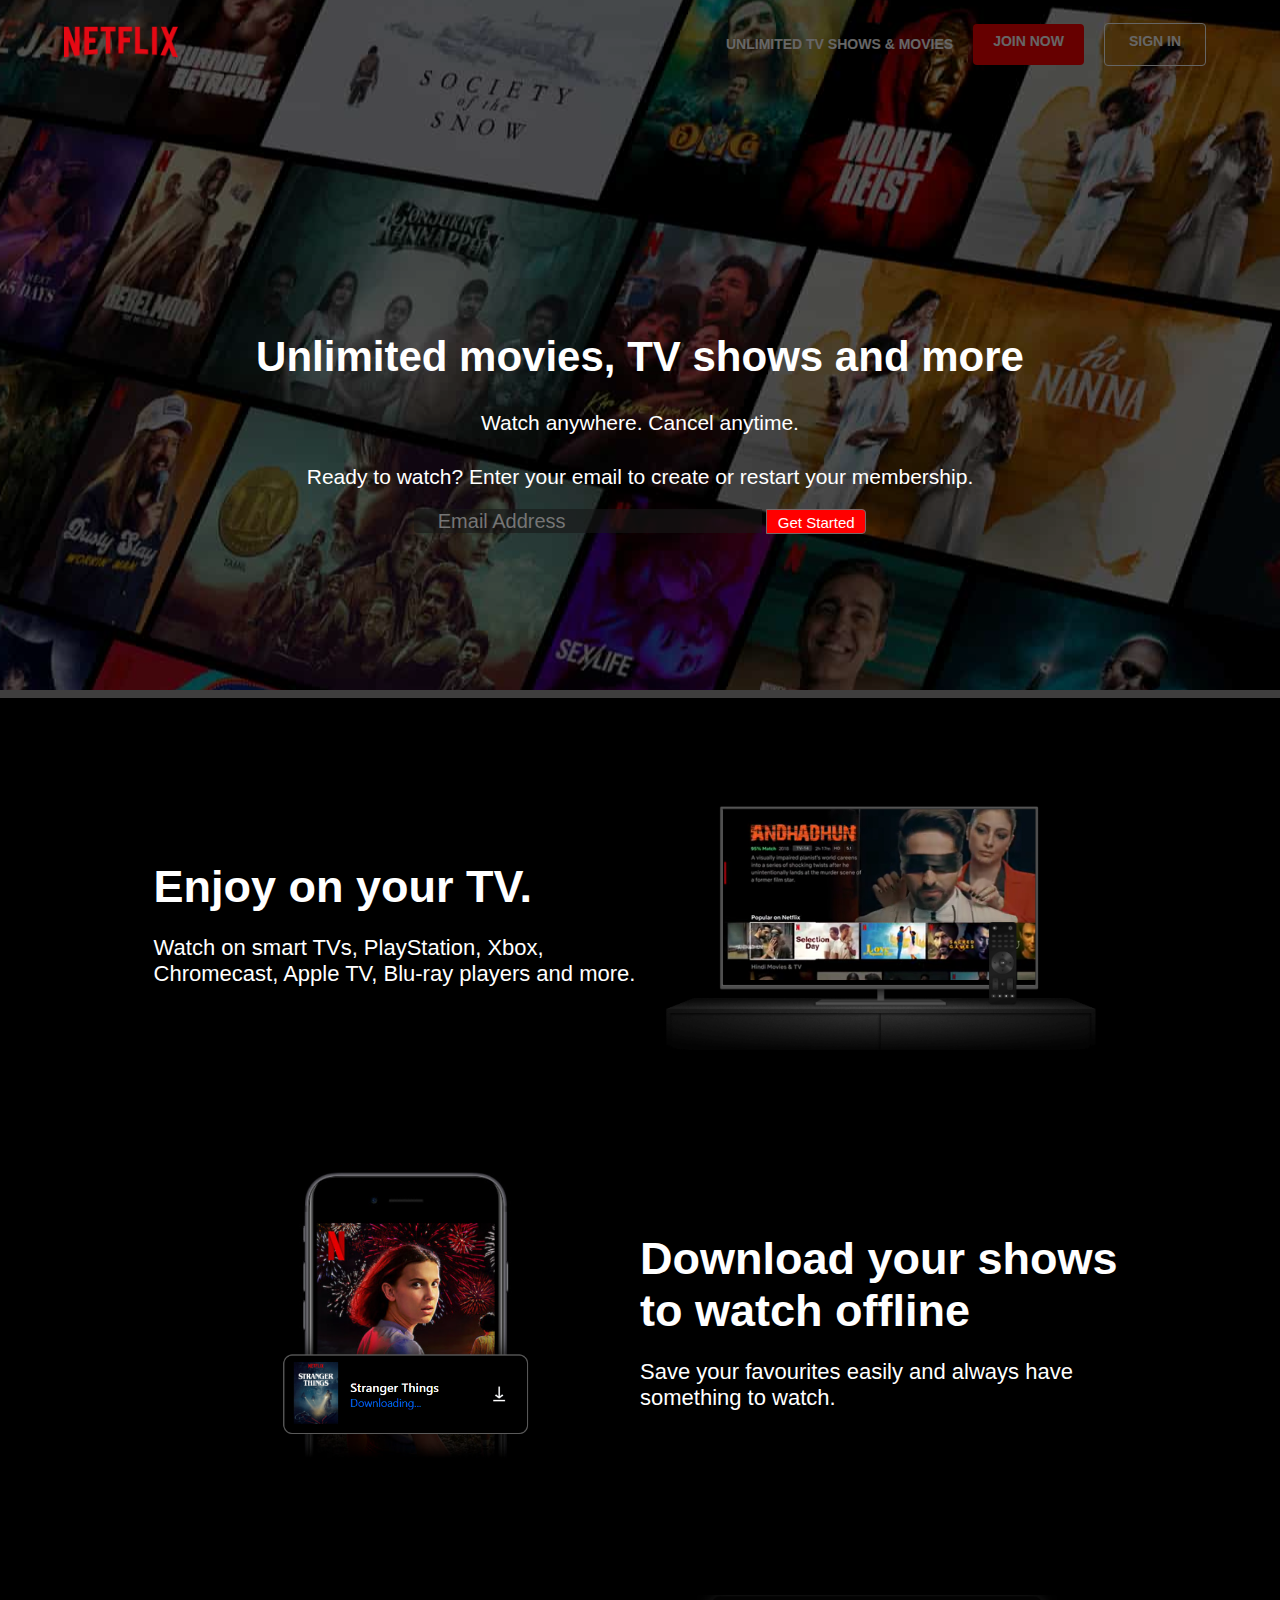
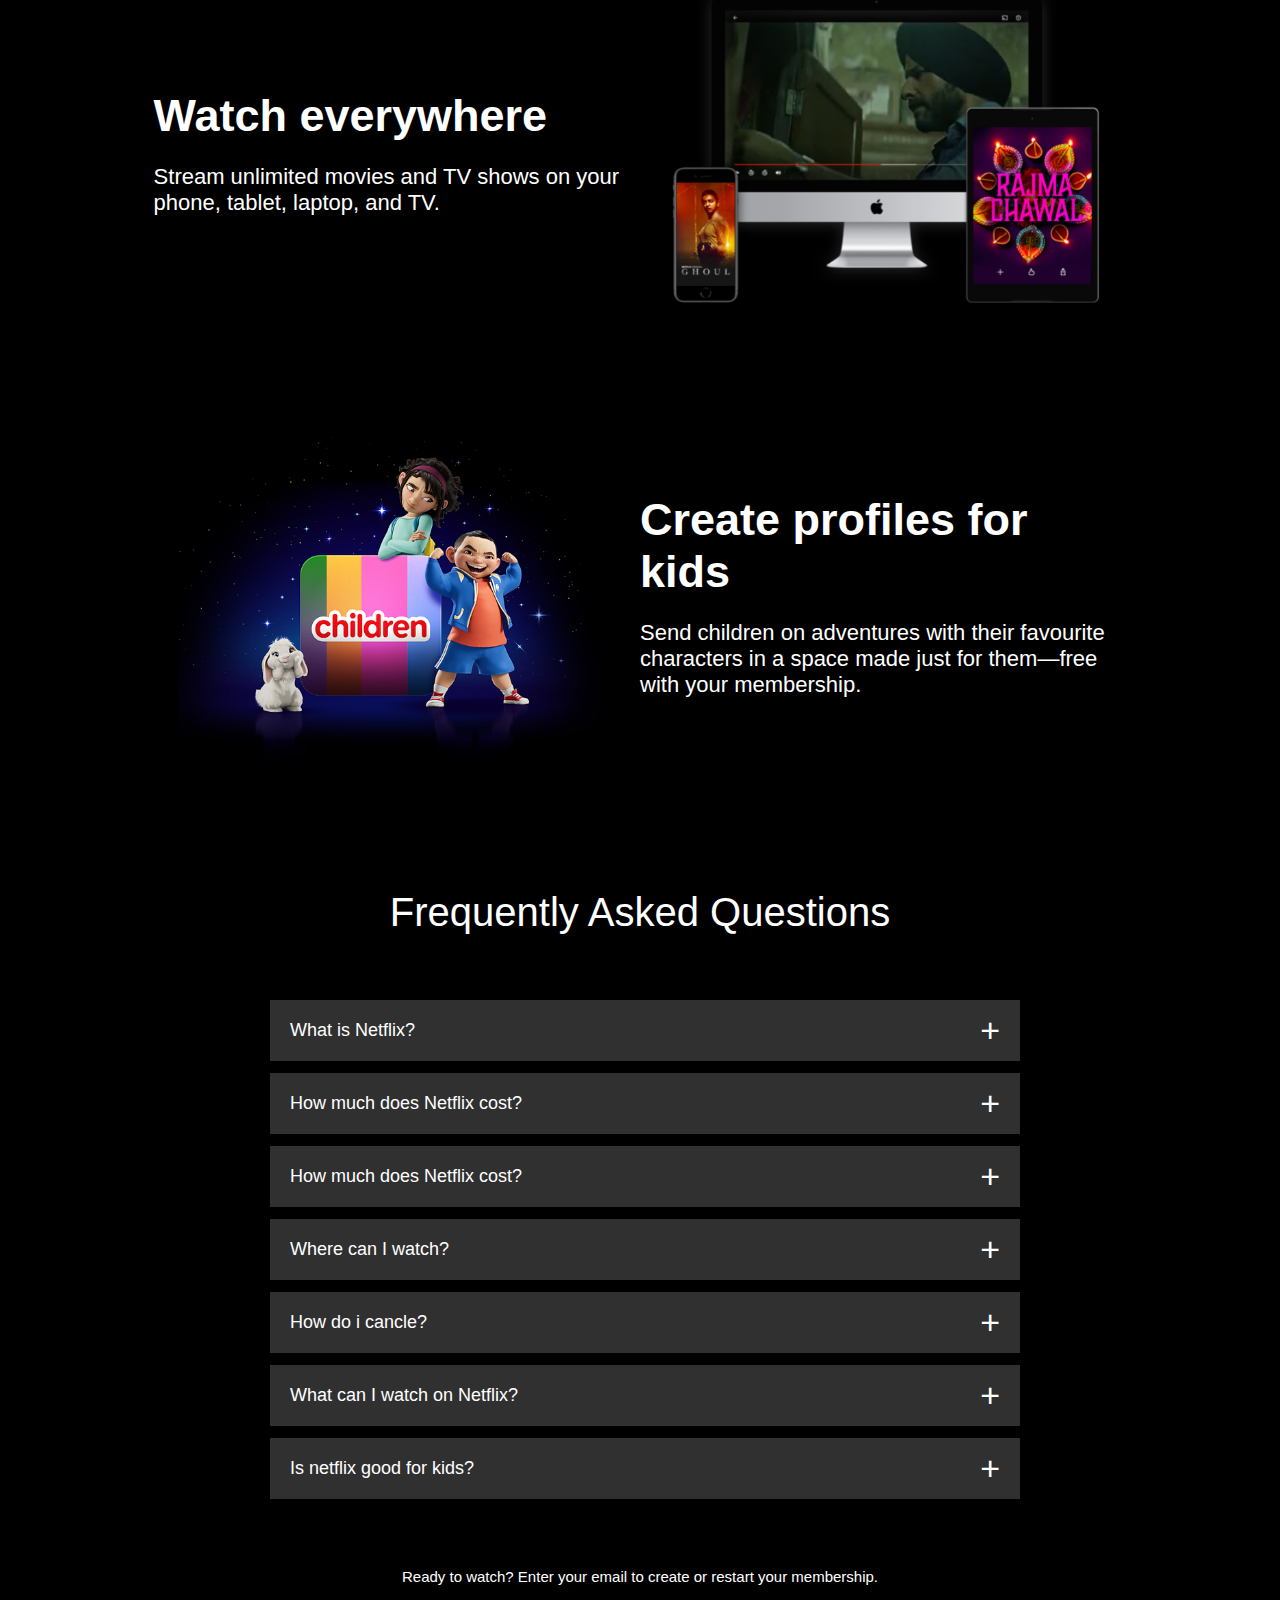
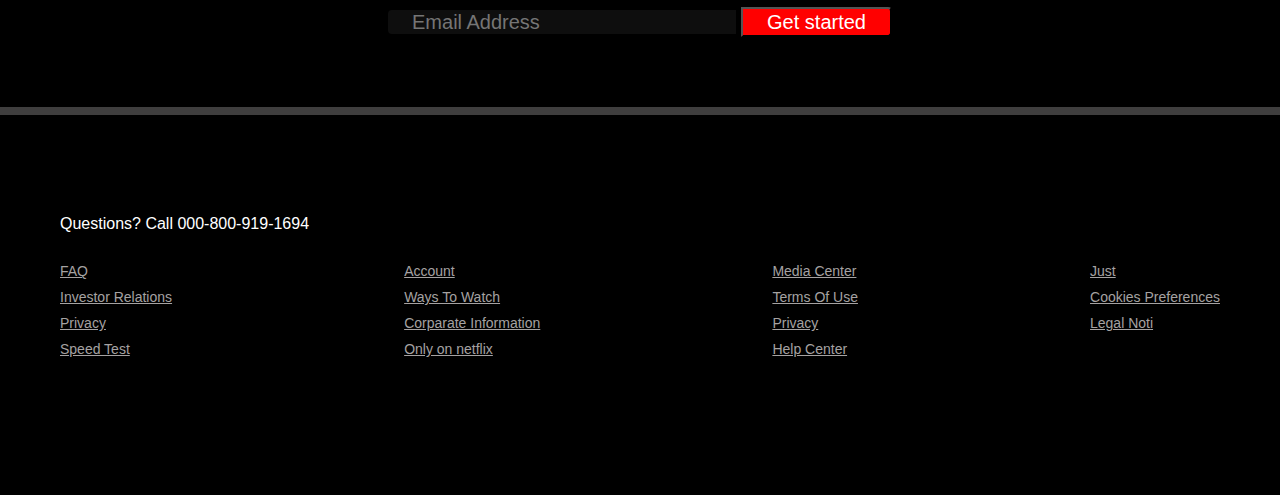
<file: index.html>
<!DOCTYPE html>
<html lang="en">
<head>
    <meta charset="UTF-8">
    <meta name="viewport" content="width=device-width, initial-scale=1.0">
    <title>Netflix clone</title>
    <link rel="stylesheet" href="https://cdnjs.cloudflare.com/ajax/libs/font-awesome/6.5.1/css/all.min.css" integrity="sha512-DTOQO9RWCH3ppGqcWaEA1BIZOC6xxalwEsw9c2QQeAIftl+Vegovlnee1c9QX4TctnWMn13TZye+giMm8e2LwA==" crossorigin="anonymous" referrerpolicy="no-referrer" />
    <link rel="stylesheet" href="Netflix1.css">
</head>
<body>
     <header> 
    
 
    <div class="main">
        <nav>
            <span><b><img width="88" src="new logo 2.png" alt=""></b></span>
            <div class="nav-pag">
                <p>UNLIMITED TV SHOWS & MOVIES</p>
                <div class="prim-button">JOIN NOW</div>
                <div class="secn-button">SIGN IN</div>
            </div>
            
        </nav>
        <div class="box"></div>
         <div class="hero">
            <span class="bold-letter">Unlimited movies, TV shows and more</span>
            <span class="letter">Watch anywhere. Cancel anytime.</span>
            <span class="letter">Ready to watch? Enter your email to create or restart your membership.</span>
            <div>
                <input type="text" placeholder="Email Address">
                <button class="btn btn-red">Get Started</button>
            </div>
        </div>
        <div class="separation"></div>
    </div>
     </header> 
     <div class="features">
        <div class="row" >            <!-- box1 -->
            <div class="text-color">
               <h2>Enjoy on your TV.</h2> 
               <p>Watch on smart TVs, PlayStation, Xbox, Chromecast, Apple TV, Blu-ray players and more.</p>
            </div>
            <div class="img-col">
                <img src="Screenshot 2024-01-25 195808.png" alt="">
                <!-- <img src="Screenshot 2024-01-25 195836.png" alt=""> -->
            </div> 
       </div>

        <div class="row">             <!-- ---------------box2-------------- -->
            <div class="img-col">
                <img src="boxpppppppprrrrr.png" alt="">
                
            </div>
            <div class="text-color">
               <h2>Download your shows to watch offline</h2> 
               <p>Save your favourites easily and always have something to watch.</p>
            </div>
            
        </div>

        <div class="row">                  <!--------------------- box3--------------------- -->
            <div class="text-color">
               <h2>Watch everywhere</h2> 
               <p>Stream unlimited movies and TV shows on your phone, tablet, laptop, and TV.</p>
            </div>
            <div class="img-col">
                <img src="box3333333pppaaaa.png" alt="">
                
            </div>
        </div>

        <div class="row">              <!-- -------------------------box4 --------------------------->
            <div class="img-col">
                <img src="boxlast.png" alt="">
               
            </div>
            <div class="text-color">
               <h2>Create profiles for kids</h2> 
               <p>Send children on adventures with their favourite characters in a space made just for them—free with your membership.</p>
            </div>
        </div>
     </div>

     <!----------------------------------- End features -------------------------------------- -->
    <main>
     <div class="faq">
        <h2>Frequently Asked Questions</h2>
        <ul class="accordion">
            <li>
                <input type="radio" name="accordion" id="first">
                <label for="first">What is Netflix?</label>
                <div class="content"> <p>Netflix is a streaming service that offers a wide variety of award-winning TV shows, movies, anime, documentaries and more -on thousands of internet-connected devices.

                    You can watch as much as you want, whenever you want, without a single ad -all for one low monthly price. There's always something new to discover, and new TV shows and movies are added every week!</p></div>
            </li>
            <!--------------------------------first--------------------------------------->

            <li>
                <input type="radio" name="accordion" id="second">
                <label for="second">How much does Netflix cost?</label>
                <div class="content"> <p>Watch Netflix on your smartphone, tablet, Smart TV, laptop, or streaming device, all for one fixed monthly fee. Plans range from ₹149 to ₹649 a month. No extra costs, no contracts.</p></div>
            </li>

            <!-----------------------second-------------------------------->

            <li>
                <input type="radio" name="accordion" id="third">
                <label for="third">How much does Netflix cost?</label>
                <div class="content"> <p>Watch Netflix on your smartphone, tablet, Smart TV, laptop, or streaming device, all for one fixed monthly fee. Plans range from ₹149 to ₹649 a month. No extra costs, no contracts.</p></div>
            </li>

            <!--------------------- third---------------------------------- -->

            <li>
                <input type="radio" name="accordion" id="fourth">
                <label for="fourth">Where can I watch?</label>
                <div class="content"> <p>Watch anywhere, anytime. Sign in with your Netflix account to watch instantly on the web at netflix.com from your personal computer or on any internet-connected device that offers the Netflix app, including smart TVs, smartphones, tablets, streaming media players and game consoles.

                    You can also download your favourite shows with the iOS, Android, or Windows 10 app. Use downloads to watch while you're on the go and without an internet connection. Take Netflix with you anywhere.</p></div>
            </li>
            <!--------------------------------fourth----------------------------- -->

            <li>
                <input type="radio" name="accordion" id="fifth">
                <label for="fifth">How do i cancle?</label>
                <div class="content"> <p>Netflix is flexible. There are no annoying contracts and no commitments. You can easily cancel your account online in two clicks. There are no cancellation fees -start or stop your account anytime.</p></div>
            </li>

            <!---------------------------------- fifth-------------------------------- -->

            <li>
                <input type="radio" name="accordion" id="sixth">
                <label for="sixth">What can I watch on Netflix?</label>
                <div class="content"> <p>Netflix has an extensive library of feature films, documentaries, TV shows, anime, award-winning Netflix originals, and more. Watch as much as you want, anytime you want.

                </p></div>
            </li>

            <!------------------------------------sixth------------------------------ -->

            <li>
                <input type="radio" name="accordion" id="seven">
                <label for="seven">Is netflix good for kids?</label>
                <div class="content"> <p>The Netflix Kids experience is included in your membership to give parents control while kids enjoy family-friendly TV shows and films in their own space.

                    Kids profiles come with PIN-protected parental controls that let you restrict the maturity rating of content kids can watch and block specific titles you don't want kids to see.
                    </p></div>
            </li>

        </ul>
        <small>
            Ready to watch? Enter your email to create or restart your membership.
        </small>
        <form class="email-signup">
            <input type="email" placeholder="Email Address"required>
            <button type="submit">Get started</button>
        </form>
    </div>
    <div class="border-last"></div>
</main>
<div class="footer">
    <p>Questions? Call 000-800-919-1694</p>
    <div class="row1">
        <div class="col">
            <a href="#">FAQ</a>
            <a href="#">Investor Relations</a>
            <a href="#">Privacy</a>
            <a href="#">Speed Test</a>
        </div>
        <!--  -->
        <div class="col">
            <a href="#">Account</a>
            <a href="#">Ways To Watch</a>
            <a href="#">Corparate Information</a>
            <a href="#">Only on netflix</a>
        </div>
        <!--  -->
        <div class="col">
            <a href="#">Media Center</a>
            <a href="#">Terms Of Use</a>
            <a href="#">Privacy</a>
            <a href="#">Help Center</a>
        </div>
        <!--  -->
        <div class="col">
            <a href="#">Just</a>
            <a href="#">Cookies Preferences</a>
            <a href="#">Legal Noti</a>
        </div>
    </div>
</div>
</body>
</html>
</file>
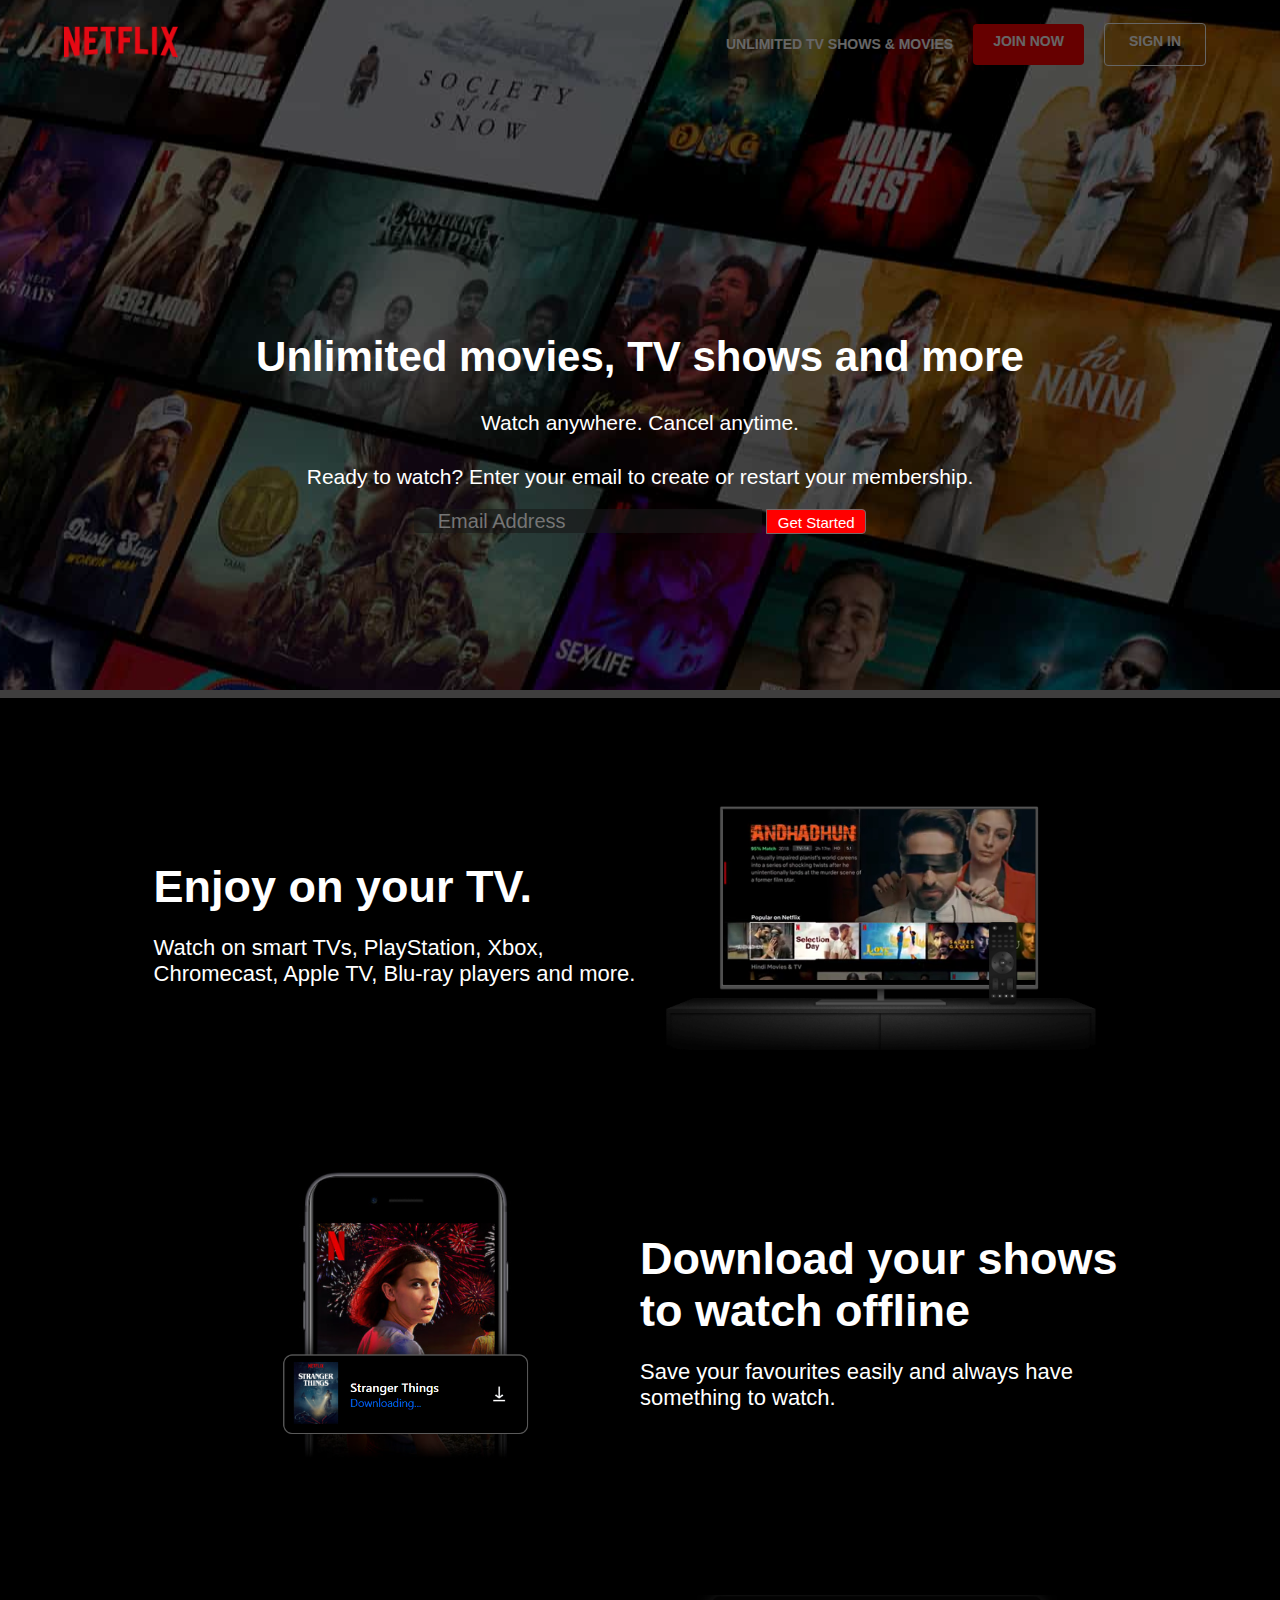
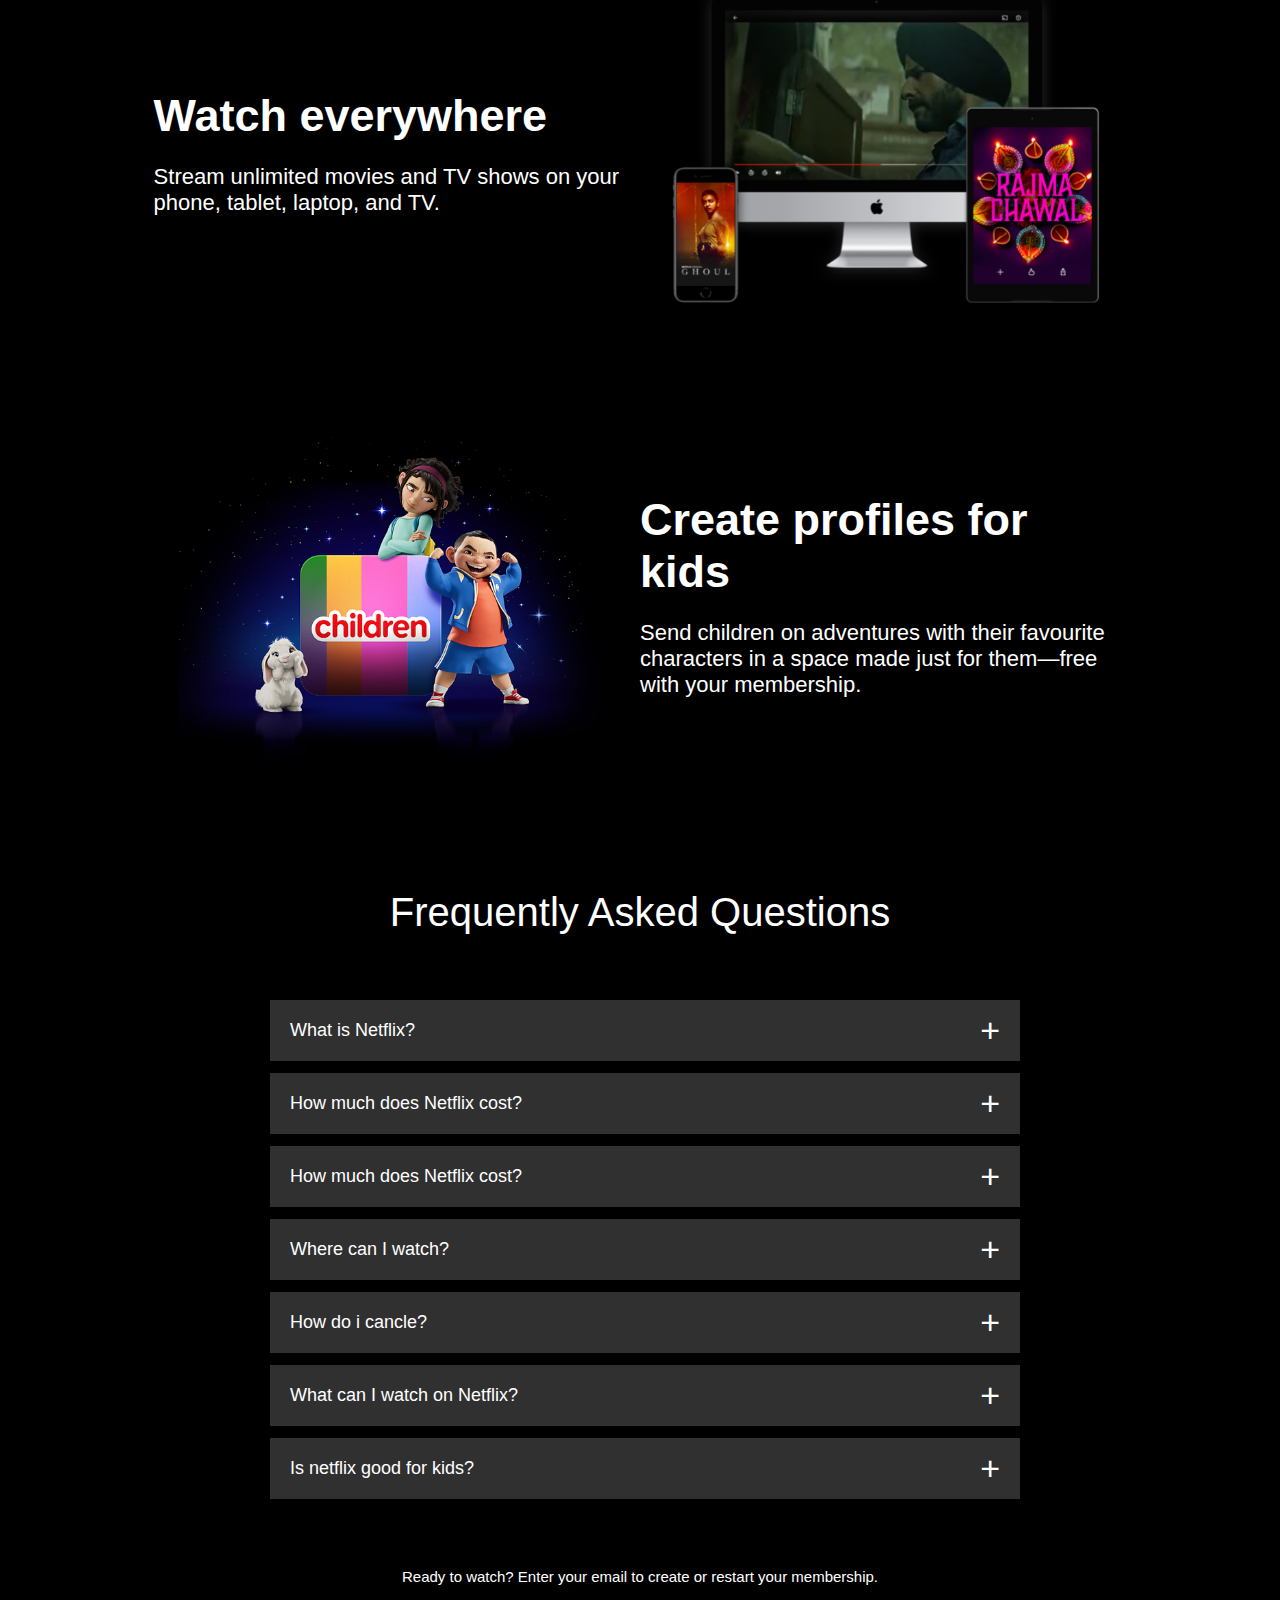
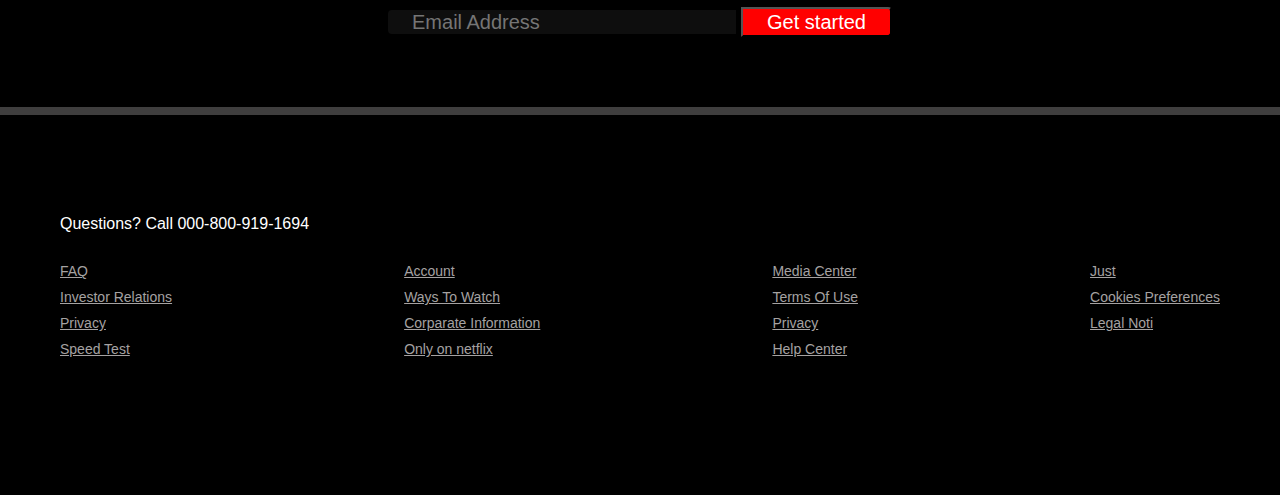
<file: Netflix.html>
<!DOCTYPE html>
<html lang="en">
<head>
    <meta charset="UTF-8">
    <meta name="viewport" content="width=device-width, initial-scale=1.0">
    <title>Netflix clone</title>
    <link rel="stylesheet" href="https://cdnjs.cloudflare.com/ajax/libs/font-awesome/6.5.1/css/all.min.css" integrity="sha512-DTOQO9RWCH3ppGqcWaEA1BIZOC6xxalwEsw9c2QQeAIftl+Vegovlnee1c9QX4TctnWMn13TZye+giMm8e2LwA==" crossorigin="anonymous" referrerpolicy="no-referrer" />
    <link rel="stylesheet" href="Netflix1.css">
</head>
<body>
     <header> 
    
 
    <div class="main">
        <nav>
            <span><b><img width="88" src="new logo 2.png" alt=""></b></span>
            <div class="nav-pag">
                <p>UNLIMITED TV SHOWS & MOVIES</p>
                <div class="prim-button">JOIN NOW</div>
                <div class="secn-button">SIGN IN</div>
            </div>
            
        </nav>
        <div class="box"></div>
         <div class="hero">
            <span class="bold-letter">Unlimited movies, TV shows and more</span>
            <span class="letter">Watch anywhere. Cancel anytime.</span>
            <span class="letter">Ready to watch? Enter your email to create or restart your membership.</span>
            <div>
                <input type="text" placeholder="Email Address">
                <button class="btn btn-red">Get Started</button>
            </div>
        </div>
        <div class="separation"></div>
    </div>
     </header> 
     <div class="features">
        <div class="row" >            <!-- box1 -->
            <div class="text-color">
               <h2>Enjoy on your TV.</h2> 
               <p>Watch on smart TVs, PlayStation, Xbox, Chromecast, Apple TV, Blu-ray players and more.</p>
            </div>
            <div class="img-col">
                <img src="Screenshot 2024-01-25 195808.png" alt="">
                <!-- <img src="Screenshot 2024-01-25 195836.png" alt=""> -->
            </div> 
       </div>

        <div class="row">             <!-- ---------------box2-------------- -->
            <div class="img-col">
                <img src="boxpppppppprrrrr.png" alt="">
                
            </div>
            <div class="text-color">
               <h2>Download your shows to watch offline</h2> 
               <p>Save your favourites easily and always have something to watch.</p>
            </div>
            
        </div>

        <div class="row">                  <!--------------------- box3--------------------- -->
            <div class="text-color">
               <h2>Watch everywhere</h2> 
               <p>Stream unlimited movies and TV shows on your phone, tablet, laptop, and TV.</p>
            </div>
            <div class="img-col">
                <img src="box3333333pppaaaa.png" alt="">
                
            </div>
        </div>

        <div class="row">              <!-- -------------------------box4 --------------------------->
            <div class="img-col">
                <img src="boxlast.png" alt="">
               
            </div>
            <div class="text-color">
               <h2>Create profiles for kids</h2> 
               <p>Send children on adventures with their favourite characters in a space made just for them—free with your membership.</p>
            </div>
        </div>
     </div>

     <!----------------------------------- End features -------------------------------------- -->
    <main>
     <div class="faq">
        <h2>Frequently Asked Questions</h2>
        <ul class="accordion">
            <li>
                <input type="radio" name="accordion" id="first">
                <label for="first">What is Netflix?</label>
                <div class="content"> <p>Netflix is a streaming service that offers a wide variety of award-winning TV shows, movies, anime, documentaries and more -on thousands of internet-connected devices.

                    You can watch as much as you want, whenever you want, without a single ad -all for one low monthly price. There's always something new to discover, and new TV shows and movies are added every week!</p></div>
            </li>
            <!--------------------------------first--------------------------------------->

            <li>
                <input type="radio" name="accordion" id="second">
                <label for="second">How much does Netflix cost?</label>
                <div class="content"> <p>Watch Netflix on your smartphone, tablet, Smart TV, laptop, or streaming device, all for one fixed monthly fee. Plans range from ₹149 to ₹649 a month. No extra costs, no contracts.</p></div>
            </li>

            <!-----------------------second-------------------------------->

            <li>
                <input type="radio" name="accordion" id="third">
                <label for="third">How much does Netflix cost?</label>
                <div class="content"> <p>Watch Netflix on your smartphone, tablet, Smart TV, laptop, or streaming device, all for one fixed monthly fee. Plans range from ₹149 to ₹649 a month. No extra costs, no contracts.</p></div>
            </li>

            <!--------------------- third---------------------------------- -->

            <li>
                <input type="radio" name="accordion" id="fourth">
                <label for="fourth">Where can I watch?</label>
                <div class="content"> <p>Watch anywhere, anytime. Sign in with your Netflix account to watch instantly on the web at netflix.com from your personal computer or on any internet-connected device that offers the Netflix app, including smart TVs, smartphones, tablets, streaming media players and game consoles.

                    You can also download your favourite shows with the iOS, Android, or Windows 10 app. Use downloads to watch while you're on the go and without an internet connection. Take Netflix with you anywhere.</p></div>
            </li>
            <!--------------------------------fourth----------------------------- -->

            <li>
                <input type="radio" name="accordion" id="fifth">
                <label for="fifth">How do i cancle?</label>
                <div class="content"> <p>Netflix is flexible. There are no annoying contracts and no commitments. You can easily cancel your account online in two clicks. There are no cancellation fees -start or stop your account anytime.</p></div>
            </li>

            <!---------------------------------- fifth-------------------------------- -->

            <li>
                <input type="radio" name="accordion" id="sixth">
                <label for="sixth">What can I watch on Netflix?</label>
                <div class="content"> <p>Netflix has an extensive library of feature films, documentaries, TV shows, anime, award-winning Netflix originals, and more. Watch as much as you want, anytime you want.

                </p></div>
            </li>

            <!------------------------------------sixth------------------------------ -->

            <li>
                <input type="radio" name="accordion" id="seven">
                <label for="seven">Is netflix good for kids?</label>
                <div class="content"> <p>The Netflix Kids experience is included in your membership to give parents control while kids enjoy family-friendly TV shows and films in their own space.

                    Kids profiles come with PIN-protected parental controls that let you restrict the maturity rating of content kids can watch and block specific titles you don't want kids to see.
                    </p></div>
            </li>

        </ul>
        <small>
            Ready to watch? Enter your email to create or restart your membership.
        </small>
        <form class="email-signup">
            <input type="email" placeholder="Email Address"required>
            <button type="submit">Get started</button>
        </form>
    </div>
    <div class="border-last"></div>
</main>
<div class="footer">
    <p>Questions? Call 000-800-919-1694</p>
    <div class="row1">
        <div class="col">
            <a href="#">FAQ</a>
            <a href="#">Investor Relations</a>
            <a href="#">Privacy</a>
            <a href="#">Speed Test</a>
        </div>
        <!--  -->
        <div class="col">
            <a href="#">Account</a>
            <a href="#">Ways To Watch</a>
            <a href="#">Corparate Information</a>
            <a href="#">Only on netflix</a>
        </div>
        <!--  -->
        <div class="col">
            <a href="#">Media Center</a>
            <a href="#">Terms Of Use</a>
            <a href="#">Privacy</a>
            <a href="#">Help Center</a>
        </div>
        <!--  -->
        <div class="col">
            <a href="#">Just</a>
            <a href="#">Cookies Preferences</a>
            <a href="#">Legal Noti</a>
        </div>
    </div>
</div>
</body>
</html>
</file>
<file: Netflix1.css>
@import url('https://fonts.googleapis.com/css2?family=Martel+Sans:wght@700&display=swap');
@import url('https://fonts.googleapis.com/css2?family=Poppins:wght@200&display=swap');
@import url('https://fonts.googleapis.com/css2?family=Poppins:wght@200;300&display=swap');


*{
    margin:0;
    padding: 0;
    font-family: Arial;
    border: border-box;
    font-family: 'Roboto', sans-serif;
}

/* ---------------------------------header------------------------------ */


.main {
    /* width: 100%;  */
    background-image: url("backgroundap.jpg"); 
   /* background-image: url("asset\ 14.jpeg"); */
    height: 690px;
    width: 100%;
    background-position: center  center; 
    /* padding: 10px 8%; */
    position: relative; 
    background-repeat: no-repeat;
    border-bottom: 8px solid rgb(63, 62, 62);
    
} 
.prim-button{
    height: 32px;
    width: 111px;
    background-color: red;
    text-align: center;
    padding-top: 9px;
    border-radius: 4px;
}
.secn-button{
    height: 32px;
    width: 100px;
    text-align: center;
    padding-top: 9px;
    border: 1px solid white;
    border-radius: 4px;
}

.box {
    height: 690px;
    width: 100%;
    opacity: 0.60;
    top: 0;
    position: absolute;
    background-color: black; 
}

nav {
    max-width: 90vw;
    margin: auto;
    display: flex;
    justify-content: space-between;
    align-items: center;
    height: 88px;
}
nav img {
    color: red;
    width: 114px;
    position:  relative;
    z-index: 10;
}

nav button {
    position: relative;
    z-index: 10;
}
.nav-pag{
    color: white;
    display: flex;
    align-items: center;
    justify-content: space-around;
    width: 500px;
    font-size: 14px;
    font-weight: bolder;
}

.hero {
    height: 100%;
    display: flex;
    align-items: center;
    justify-content: center;
    flex-direction: column;
    color: white;
    position: relative;
    padding: 0 30px;
}
.bold-letter{
    font-family: 'Roboto', sans-serif;
    font-size: 42px;
    font-weight: 860;
    padding-bottom: 20px;
}

.letter {
    font-family: 'Montserrat', sans-serif ;    
    font-size:21px ;
    font-weight: 500;
    padding-top: 10px;
    padding-bottom: 20px;
}

.btn-red {
    height: 25px;
    width: 100px;
    background-color: red;
    text-align: center;
    padding-top: 2px;
    border: 1px solid rgb(118, 106, 106);
    border-top-right-radius: 4px;
    border-bottom-right-radius:4px ;
    font-size: 15px;
    color: white;
}


.main input {
    height: 22px;
    width: 300px;
    padding: 1px 24px;
    font-size: 20px;
    border-top-left-radius : 4px;
    border-bottom-left-radius: 4px;
    background-color: rgba(23,23, 23, 0.6);
    border: rgba(246, 238, 238, 0.5);
    color: white;
}

/* ---------------------------------header end----------------------------- */


.features{
    background-color: black;
    padding: 50px 12%;
    font-size: 22px;
    color: white;

}
.row {
    display: flex;
    width: 100%;
    align-items: center;
    flex-wrap: wrap;
    padding: 50px 0;
    
}
.text-color {
    flex-basis: 50%;
    margin-bottom: 20px;

}
.img-col {
    flex-basis: 50%;
    margin-bottom: 20px;
}
.img-col img {
    display: block;
    width: 90%;
    margin: auto;
}
.features h2  {
    font-size: 45px;
    font-weight: 600;
    margin-bottom: 22px;
}

/*------------------------------------------------- End features------------------------------------------------------ */

.faq {
    background-color: black;
    padding: 10px 12%;
    text-align: center;
    font-size: 18px;
    color: white;
}
.faq h2 {
    font-weight: 500;
    font-size: 40px;
}

/* --------------------accordion--------------------- */

.accordion {
    margin: 60px auto;
    width: 100%;
    max-width: 750px;
}

.accordion li {
    list-style: none;
    width: 100%;
    padding: 5px;  
}

.accordion li label {
    display: flex;
    align-items: center;
    padding: 20px;
    font-size: 18px;
    font-weight: 500px;
    background: #303030;
    margin-bottom: 2px;
    cursor: pointer;
    position: relative;
}

label::after {
    content: '+';
    font-size: 34px;
    position: absolute;
    right: 20px;
    transition: transform 0.5s;
}

input[type="radio"] {
    display: none;
}

.accordion .content {
    background: #303030;
    text-align: left;
    padding: 0 20px ;
    max-height: 0;
    overflow: hidden;
    transition: max-height 0.5s, padding 0.5s;
}

.accordion input[type="radio"]:checked + label + .content {
    max-height: 600px;
    padding: 30px 20px;
} 

.accordion input[type="radio"]:checked + label::after {
    transform: rotate(135deg);
} 
.faq .email-signup{
     max-width: 600px;
    margin: 20px auto 60px; 
    
}
.faq small {
    font-size: 15px;
}
.email-signup input {
    height: 22px;
    width: 300px;
    padding: 1px 24px;
    font-size: 20px;
    border-top-left-radius : 4px;
    border-bottom-left-radius: 4px;
    background-color: rgba(23,23, 23, 0.6);
    border: rgba(246, 238, 238, 0.5);
    color: rgb(255, 255, 255);
}
.email-signup button {
    background-color: red;
    color: white;
    height:30px;
    padding: 1px 24px;
    text-align: center;
    border-top-right-radius : 4px;
    border-bottom-right-radius: 4px;
    font-size: 20px;
}
.border-last {
    border-bottom: 8px solid rgb(63, 62, 62);
    width: 100%;
}
.footer{
    background-color: black;
    color: white;
    font-size: 16px;
    gap: 5px;
    height: 180px;
    padding: 100px 60px;
}
.footer a{
    color:  rgb(165, 162, 162);
    text-decoration: underline;
}
.row1{
    padding-top: 30px;
    display: flex;
    justify-content: space-between;
}
.col{
    font-size: 14px;
    display: flex;
    flex-direction: column;
    gap: 10px;
}
</file>
